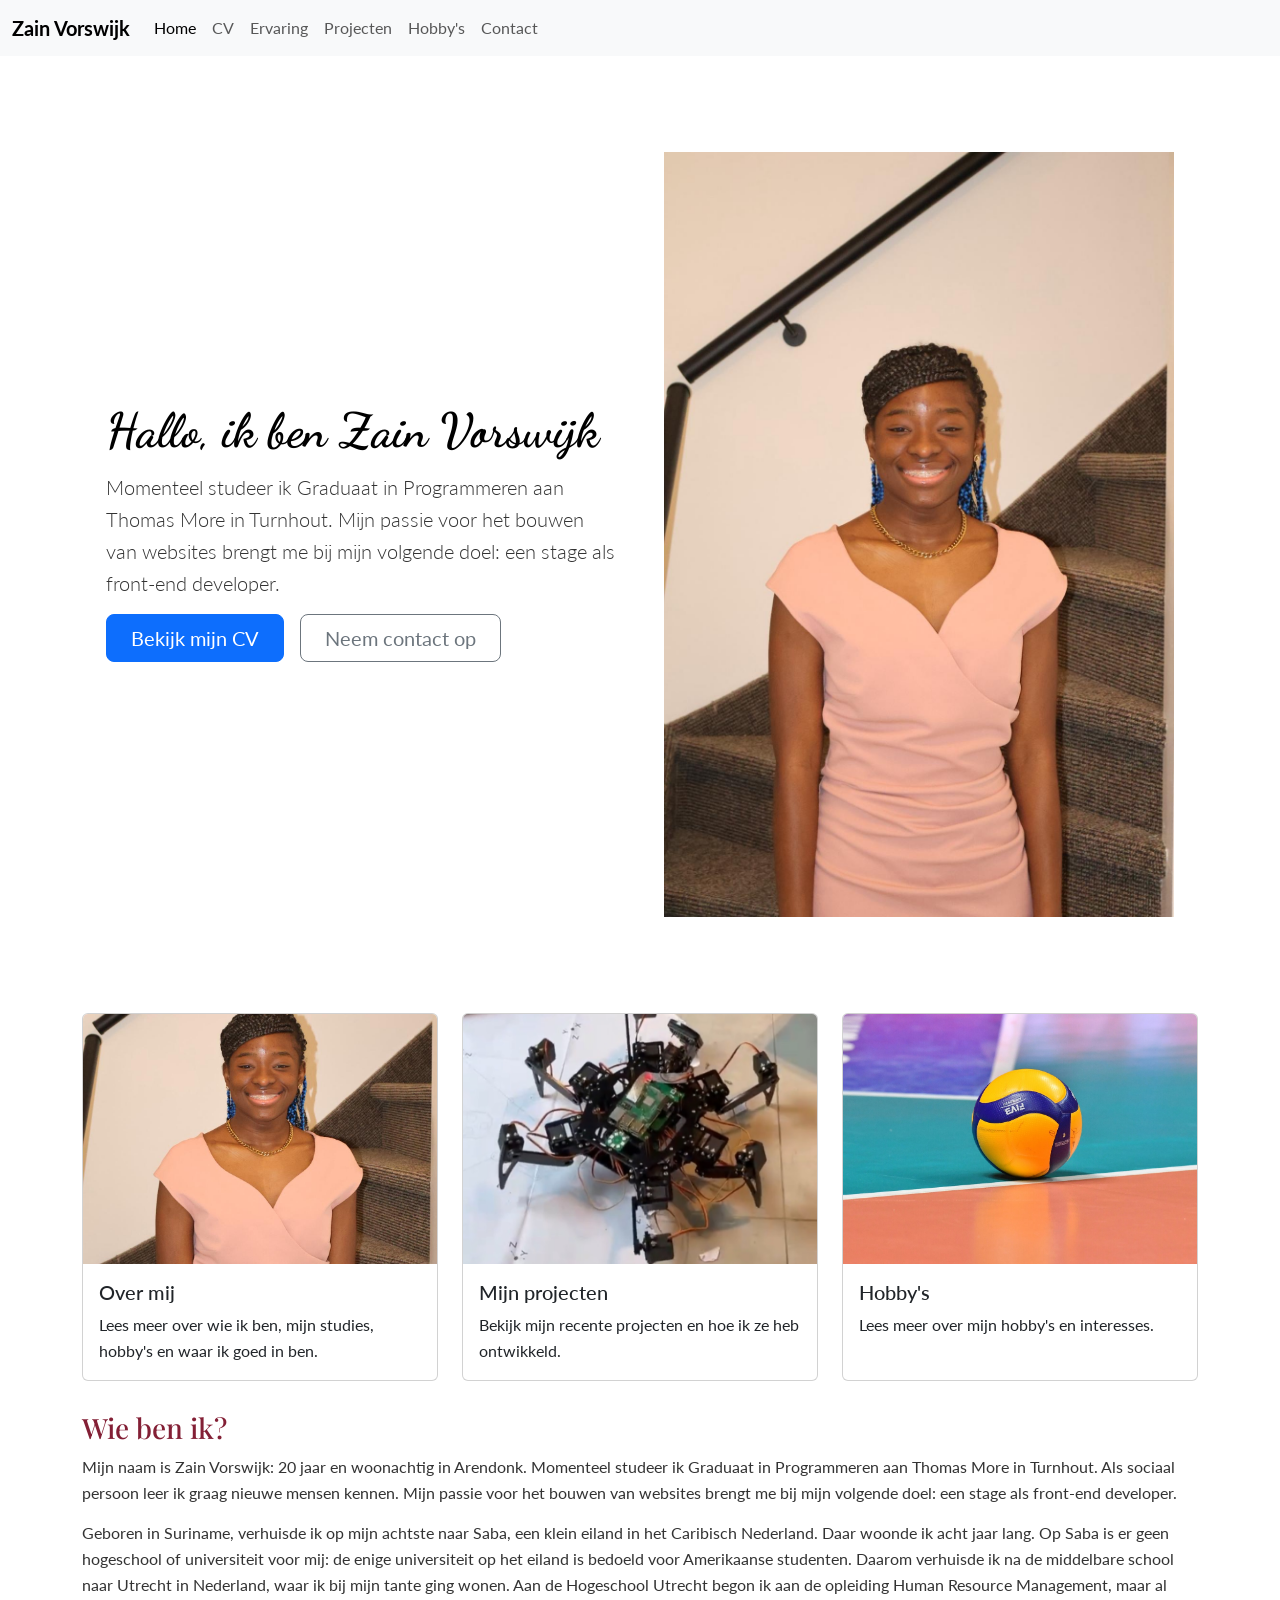
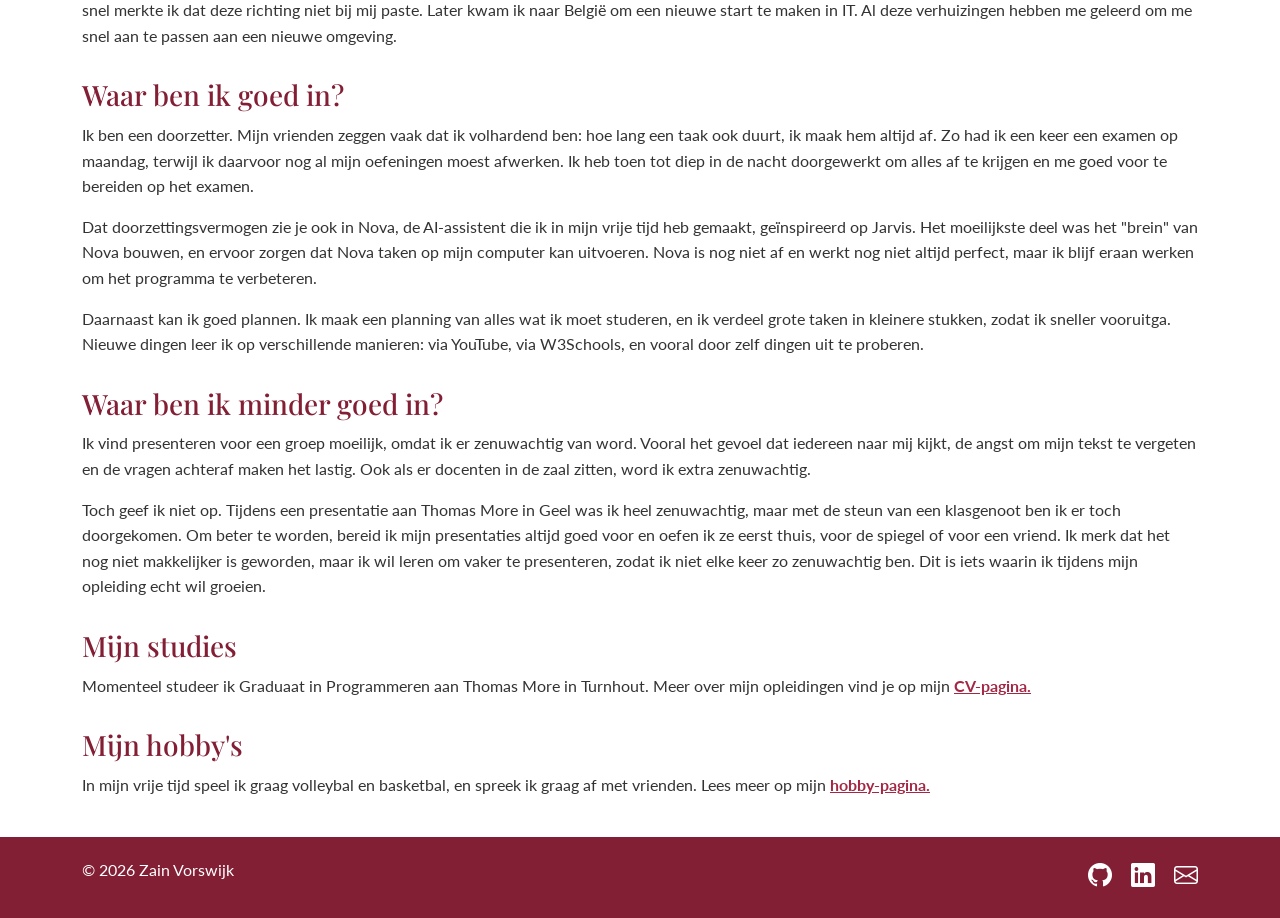
<file: index.html>
<!DOCTYPE html>
<html lang="nl">
<head>
    <meta charset="UTF-8">
    <meta name="viewport" content="width=device-width, initial-scale=1.0">
    <meta name="description" content="Portfolio van Zain Vorswijk, student Graduaat in Programmeren aan Thomas More Turnhout">
    <title>Home | Zain Vorswijk</title>
    <link rel="icon" href="images/favicon.ico" type="image/x-icon">
    <link href="https://fonts.googleapis.com/css2?family=Dancing+Script:wght@700&family=Playfair+Display:wght@700&family=Lato:wght@400;700&display=swap" rel="stylesheet">
    <link href="https://cdn.jsdelivr.net/npm/bootstrap@5.3.8/dist/css/bootstrap.min.css" rel="stylesheet" integrity="sha384-sRIl4kxILFvY47J16cr9ZwB07vP4J8+LH7qKQnuqkuIAvNWLzeN8tE5YBujZqJLB" crossorigin="anonymous">
    <link rel="stylesheet" href="https://cdn.jsdelivr.net/npm/bootstrap-icons@1.13.2/font/bootstrap-icons.min.css">
    <link rel="stylesheet" href="css/style.css">

</head>
<body>
    <nav class="navbar navbar-expand-lg bg-body-tertiary">
  <div class="container-fluid">
    <a class="navbar-brand" href="index.html">Zain Vorswijk</a>
    <button class="navbar-toggler" type="button" data-bs-toggle="collapse" data-bs-target="#navbarTogglerDemo01" aria-controls="navbarTogglerDemo01" aria-expanded="false" aria-label="Toggle navigation">
      <span class="navbar-toggler-icon"></span>
    </button>
    <div class="collapse navbar-collapse" id="navbarTogglerDemo01">
      <ul class="navbar-nav me-auto mb-2 mb-lg-0">
        <li class="nav-item">
          <a class="nav-link active" aria-current="page" href="index.html">Home</a>
        </li>
        <li class="nav-item">
          <a class="nav-link" href="cv.html">CV</a>
        </li>
        <li class="nav-item">
          <a class="nav-link" href="ervaring.html">Ervaring</a>
        </li>
        <li class="nav-item">
          <a class="nav-link" href="projecten.html">Projecten</a>
        </li>
        <li class="nav-item">
          <a class="nav-link" href="hobby.html">Hobby's</a>
        </li>
        <li class="nav-item">
          <a class="nav-link" href="contact.html">Contact</a>
        </li>
      </ul>
    </div>
  </div>
</nav>

<main class="container">
    
    <div class="container col-xxl-8 px-4 py-5">
        <div class="row flex-lg-row-reverse align-items-center g-5 py-5">
            <div class="col-10 col-sm-8 col-lg-6">
                <img src="images/profielfoto.jpg" class="d-block mx-lg-auto img-fluid" alt="Profielfoto van Zain Vorswijk" width="700" height="500" loading="lazy">
            </div>
            <div class="col-lg-6">
                <h1 class="display-5 fw-bold text-body-emphasis lh-1 mb-3">Hallo, ik ben Zain Vorswijk</h1>
                <p class="lead">Momenteel studeer ik Graduaat in Programmeren aan Thomas More in Turnhout. Mijn passie voor het bouwen van websites brengt me bij mijn volgende doel: een stage als front-end developer.</p>
                <div class="d-grid gap-2 d-md-flex justify-content-md-start">
                    <a href="cv.html" class="btn btn-primary btn-lg px-4 me-md-2">Bekijk mijn CV</a>
                    <a href="contact.html" class="btn btn-outline-secondary btn-lg px-4">Neem contact op</a>
                </div>
            </div>
        </div>
    </div>

    <div class="row g-4">
        <div class="col-md-4">
            <div class="card h-100">
                <a href="cv.html"><img src="images/profielfoto.jpg" class="card-img-top" alt="Foto van Zain Vorswijk"></a>
                <div class="card-body">
                    <h5 class="card-title">Over mij</h5>
                    <p class="card-text">Lees meer over wie ik ben, mijn studies, hobby's en waar ik goed in ben.</p>
                </div>
            </div>
        </div>
        <div class="col-md-4">
            <div class="card h-100">
                <a href="projecten.html"><img src="images/spyderparker.jpg" class="card-img-top" alt="Spyder Parker"></a>
                <div class="card-body">
                    <h5 class="card-title">Mijn projecten</h5>
                    <p class="card-text">Bekijk mijn recente projecten en hoe ik ze heb ontwikkeld.</p>
                </div>
            </div>
        </div>
        <div class="col-md-4">
            <div class="card h-100">
                <a href="hobby.html"><img src="images/volleybal.jpg" class="card-img-top" alt="Volleybal"></a>
                <div class="card-body">
                    <h5 class="card-title">Hobby's</h5>
                    <p class="card-text">Lees meer over mijn hobby's en interesses.</p>
                </div>
            </div>
        </div>
    </div>

    <h2>Wie ben ik?</h2>
    <p>Mijn naam is Zain Vorswijk: 20 jaar en woonachtig in Arendonk. Momenteel studeer ik Graduaat in Programmeren aan Thomas More in Turnhout. Als sociaal persoon leer ik graag nieuwe mensen kennen. Mijn passie voor het bouwen van websites brengt me bij mijn volgende doel: een stage als front-end developer.</p>
    <p>Geboren in Suriname, verhuisde ik op mijn achtste naar Saba, een klein eiland in het Caribisch Nederland. Daar woonde ik acht jaar lang. Op Saba is er geen hogeschool of universiteit voor mij: de enige universiteit op het eiland is bedoeld voor Amerikaanse studenten. Daarom verhuisde ik na de middelbare school naar Utrecht in Nederland, waar ik bij mijn tante ging wonen. Aan de Hogeschool Utrecht begon ik aan de opleiding Human Resource Management, maar al snel merkte ik dat deze richting niet bij mij paste. Later kwam ik naar België om een nieuwe start te maken in IT. Al deze verhuizingen hebben me geleerd om me snel aan te passen aan een nieuwe omgeving.</p>

    <h2>Waar ben ik goed in?</h2>
    <p>Ik ben een doorzetter. Mijn vrienden zeggen vaak dat ik volhardend ben: hoe lang een taak ook duurt, ik maak hem altijd af. Zo had ik een keer een examen op maandag, terwijl ik daarvoor nog al mijn oefeningen moest afwerken. Ik heb toen tot diep in de nacht doorgewerkt om alles af te krijgen en me goed voor te bereiden op het examen.</p>
    <p>Dat doorzettingsvermogen zie je ook in Nova, de AI-assistent die ik in mijn vrije tijd heb gemaakt, geïnspireerd op Jarvis. Het moeilijkste deel was het "brein" van Nova bouwen, en ervoor zorgen dat Nova taken op mijn computer kan uitvoeren. Nova is nog niet af en werkt nog niet altijd perfect, maar ik blijf eraan werken om het programma te verbeteren.</p>
    <p>Daarnaast kan ik goed plannen. Ik maak een planning van alles wat ik moet studeren, en ik verdeel grote taken in kleinere stukken, zodat ik sneller vooruitga. Nieuwe dingen leer ik op verschillende manieren: via YouTube, via W3Schools, en vooral door zelf dingen uit te proberen.</p>

    <h2>Waar ben ik minder goed in?</h2>
    <p>Ik vind presenteren voor een groep moeilijk, omdat ik er zenuwachtig van word. Vooral het gevoel dat iedereen naar mij kijkt, de angst om mijn tekst te vergeten en de vragen achteraf maken het lastig. Ook als er docenten in de zaal zitten, word ik extra zenuwachtig.</p>
    <p>Toch geef ik niet op. Tijdens een presentatie aan Thomas More in Geel was ik heel zenuwachtig, maar met de steun van een klasgenoot ben ik er toch doorgekomen. Om beter te worden, bereid ik mijn presentaties altijd goed voor en oefen ik ze eerst thuis, voor de spiegel of voor een vriend. Ik merk dat het nog niet makkelijker is geworden, maar ik wil leren om vaker te presenteren, zodat ik niet elke keer zo zenuwachtig ben. Dit is iets waarin ik tijdens mijn opleiding echt wil groeien.</p>

    <h2>Mijn studies</h2>
    <p>Momenteel studeer ik Graduaat in Programmeren aan Thomas More in Turnhout. Meer over mijn opleidingen vind je op mijn <a href="cv.html">CV-pagina.</a></p>
    
    <h2>Mijn hobby's</h2>
    <p>In mijn vrije tijd speel ik graag volleybal en basketbal, en spreek ik graag af met vrienden. Lees meer op mijn <a href="hobby.html">hobby-pagina.</a></p>
</main>

    <footer>
        <div class="container">
            <div class="row">
                <div class="col-md-6 text-center text-md-start">
                    <p>&copy; 2026 Zain Vorswijk</p>
                </div>
                <div class="col-md-6 text-center text-md-end">
                    <a href="https://github.com/Zainy2410"><i class="bi bi-github"></i></a>
                    <a href="https://www.linkedin.com/in/zain-vorswijk-43546b330/"><i class="bi bi-linkedin"></i></a>
                    <a href="mailto:zainvorswijk05@gmail.com"><i class="bi bi-envelope"></i></a>
                </div>
            </div>
        </div>
    </footer>
    <script src="https://cdn.jsdelivr.net/npm/bootstrap@5.3.8/dist/js/bootstrap.bundle.min.js" integrity="sha384-FKyoEForCGlyvwx9Hj09JcYn3nv7wiPVlz7YYwJrWVcXK/BmnVDxM+D2scQbITxI" crossorigin="anonymous"></script>
</body>
</html>
</file>
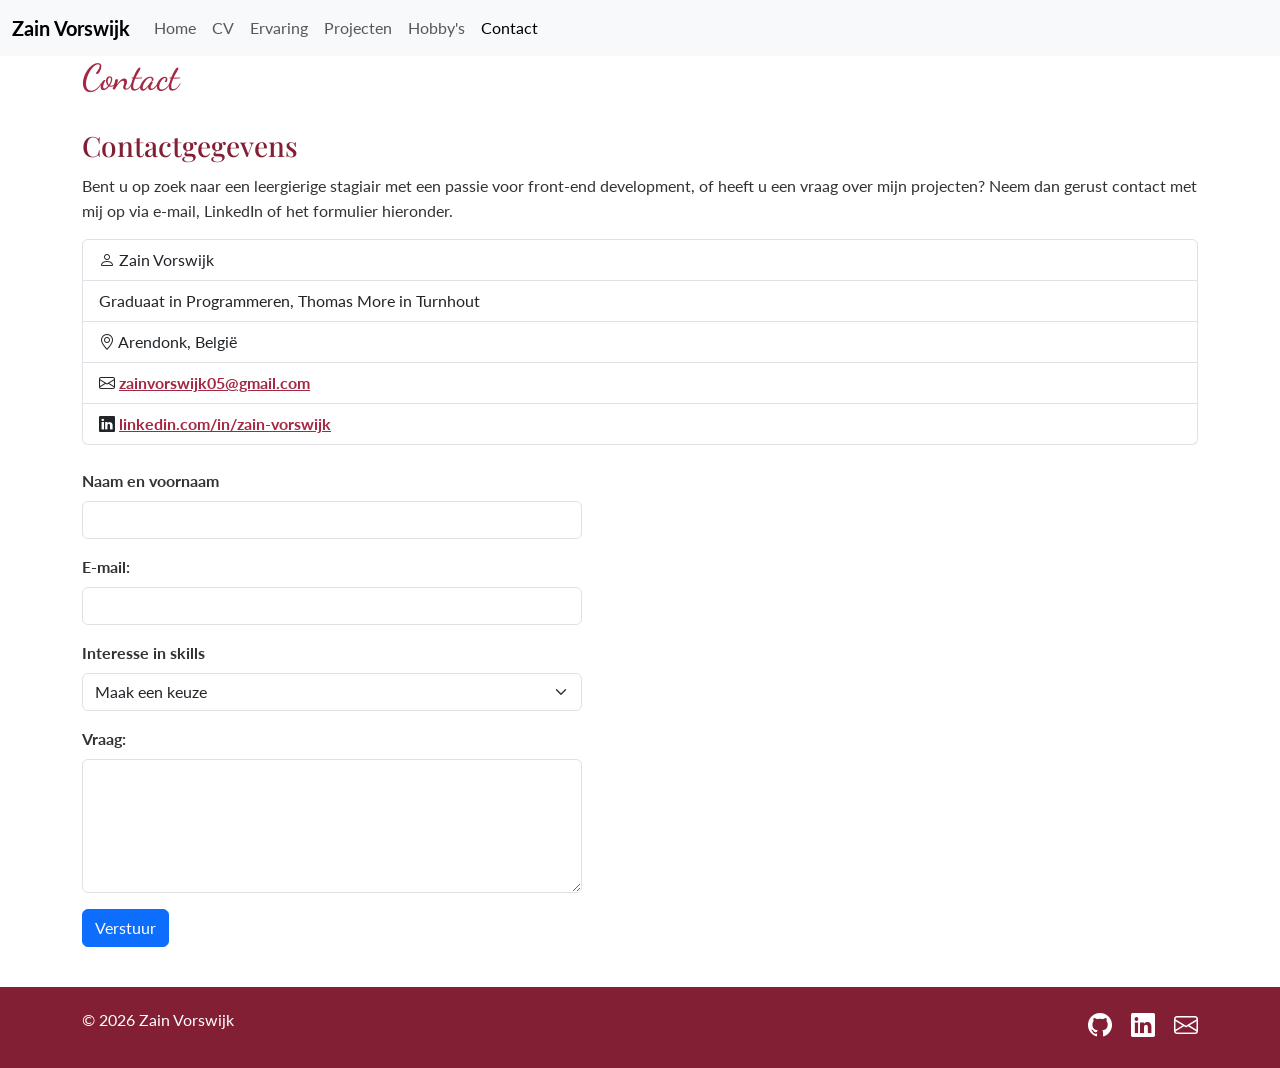
<file: contact.html>
<!DOCTYPE html>
<html lang="nl">
<head>
    <meta charset="UTF-8">
    <meta name="viewport" content="width=device-width, initial-scale=1.0">
    <meta name="description" content="Portfolio van Zain Vorswijk, student Graduaat in Programmeren aan Thomas More Turnhout">
    <title>Contact | Zain Vorswijk</title>
    <link rel="icon" href="images/favicon.ico" type="image/x-icon">
    <link href="https://fonts.googleapis.com/css2?family=Dancing+Script:wght@700&family=Playfair+Display:wght@700&family=Lato:wght@400;700&display=swap" rel="stylesheet">
    <link href="https://cdn.jsdelivr.net/npm/bootstrap@5.3.8/dist/css/bootstrap.min.css" rel="stylesheet" integrity="sha384-sRIl4kxILFvY47J16cr9ZwB07vP4J8+LH7qKQnuqkuIAvNWLzeN8tE5YBujZqJLB" crossorigin="anonymous">
    <link rel="stylesheet" href="https://cdn.jsdelivr.net/npm/bootstrap-icons@1.13.2/font/bootstrap-icons.min.css">
    <link rel="stylesheet" href="css/style.css">

</head>
<body>
    <nav class="navbar navbar-expand-lg bg-body-tertiary">
  <div class="container-fluid">
    <a class="navbar-brand" href="index.html">Zain Vorswijk</a>
    <button class="navbar-toggler" type="button" data-bs-toggle="collapse" data-bs-target="#navbarTogglerDemo01" aria-controls="navbarTogglerDemo01" aria-expanded="false" aria-label="Toggle navigation">
      <span class="navbar-toggler-icon"></span>
    </button>
    <div class="collapse navbar-collapse" id="navbarTogglerDemo01">
      <ul class="navbar-nav me-auto mb-2 mb-lg-0">
        <li class="nav-item">
          <a class="nav-link" href="index.html">Home</a>
        </li>
        <li class="nav-item">
          <a class="nav-link" href="cv.html">CV</a>
        </li>
        <li class="nav-item">
          <a class="nav-link" href="ervaring.html">Ervaring</a>
        </li>
        <li class="nav-item">
          <a class="nav-link" href="projecten.html">Projecten</a>
        </li>
        <li class="nav-item">
          <a class="nav-link" href="hobby.html">Hobby's</a>
        </li>
        <li class="nav-item">
          <a class="nav-link active" aria-current="page" href="contact.html">Contact</a>
        </li>
      </ul>
    </div>
  </div>
</nav>

<main class="container">
    <h1>Contact</h1>

    <h2>Contactgegevens</h2>
    <p>Bent u op zoek naar een leergierige stagiair met een passie voor front-end development, of heeft u een vraag over mijn projecten?  Neem dan gerust contact met mij op via e-mail, LinkedIn of het formulier hieronder.</p>

    <ul class="list-group mb-4">
      <li class="list-group-item"><i class="bi bi-person"></i> Zain Vorswijk</li>
      <li class="list-group-item"><i class="bi bi-mortar-board"></i> Graduaat in Programmeren, Thomas More in Turnhout</li>
      <li class="list-group-item"><i class="bi bi-geo-alt"></i> Arendonk, België</li>
      <li class="list-group-item"><i class="bi bi-envelope"></i> <a href="mailto:zainvorswijk05@gmail.com">zainvorswijk05@gmail.com</a></li>
      <li class="list-group-item"><i class="bi bi-linkedin"></i> <a href="https://www.linkedin.com/in/zain-vorswijk-43546b330/" target="_blank">linkedin.com/in/zain-vorswijk</a></li>
    </ul>

    <form action="https://tm-statweb.be/forms.php" method="post">
        <div class="mb-3">
        <label for="naam" class="form-label">Naam en voornaam</label>
        <input type="text" class="form-control" id="naam" name="naam" required>
        </div>
        <div class="mb-3">
        <label for="email" class="form-label">E-mail:</label>
        <input type="email" class="form-control" id="email" name="email" required>
        </div>

        <div class="mb-3">
        <label for="skill" class="form-label">Interesse in skills</label>
        <select class="form-select" id="skill" name="skill">
            <option value="">Maak een keuze</option>
            <option value="HTML">HTML</option>
            <option value="CSS">CSS</option>
            <option value="CSharp">C#</option>
            <option value="Bootstrap">Bootstrap</option>
            <option value="Git">Git</option>
            <option value="GitHub">GitHub</option>
        </select>
        </div>
        <div class="mb-3">
        <label for="vraag" class="form-label">Vraag:</label>
        <textarea class="form-control" id="vraag" name="vraag" rows="5"></textarea>
        </div>
        <button type="submit" class="btn btn-primary">Verstuur</button>
    </form>
</main>

    <footer>
        <div class="container">
            <div class="row">
                <div class="col-md-6 text-center text-md-start">
                    <p>&copy; 2026 Zain Vorswijk</p>
                </div>
                <div class="col-md-6 text-center text-md-end">
                    <a href="https://github.com/Zainy2410"><i class="bi bi-github"></i></a>
                    <a href="https://www.linkedin.com/in/zain-vorswijk-43546b330/"><i class="bi bi-linkedin"></i></a>
                    <a href="mailto:zainvorswijk05@gmail.com"><i class="bi bi-envelope"></i></a>
                </div>
            </div>
        </div>
    </footer>
    <script src="https://cdn.jsdelivr.net/npm/bootstrap@5.3.8/dist/js/bootstrap.bundle.min.js" integrity="sha384-FKyoEForCGlyvwx9Hj09JcYn3nv7wiPVlz7YYwJrWVcXK/BmnVDxM+D2scQbITxI" crossorigin="anonymous"></script>
</body>
</html>
</file>
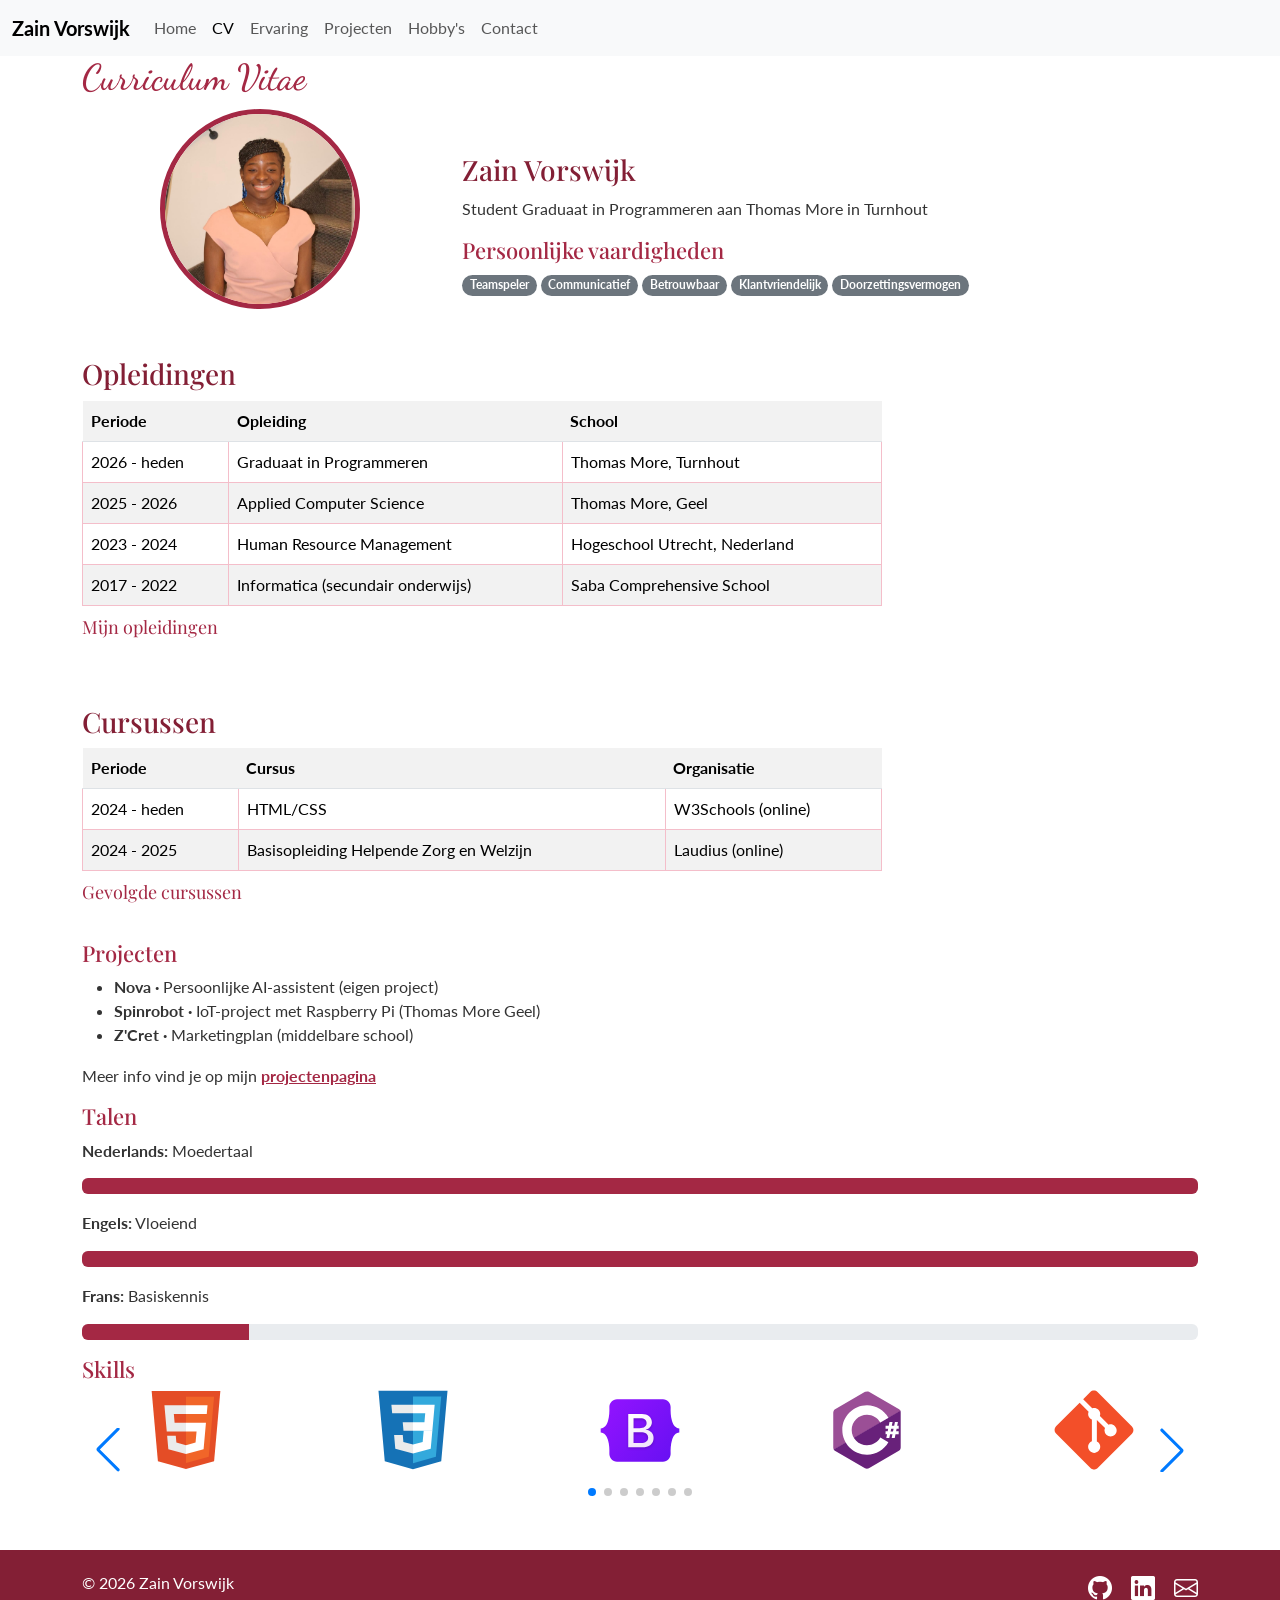
<file: cv.html>
<!DOCTYPE html>
<html lang="nl">
<head>
    <meta charset="UTF-8">
    <meta name="viewport" content="width=device-width, initial-scale=1.0">
    <meta name="description" content="Portfolio van Zain Vorswijk, student Graduaat in Programmeren aan Thomas More Turnhout">
    <title>Currículum Vitae | Zain Vorswijk</title>
    <link rel="icon" href="images/favicon.ico" type="image/x-icon">
    <link href="https://fonts.googleapis.com/css2?family=Dancing+Script:wght@700&family=Playfair+Display:wght@700&family=Lato:wght@400;700&display=swap" rel="stylesheet">
    <link href="https://cdn.jsdelivr.net/npm/bootstrap@5.3.8/dist/css/bootstrap.min.css" rel="stylesheet" integrity="sha384-sRIl4kxILFvY47J16cr9ZwB07vP4J8+LH7qKQnuqkuIAvNWLzeN8tE5YBujZqJLB" crossorigin="anonymous">
    <link rel="stylesheet" href="https://cdn.jsdelivr.net/npm/bootstrap-icons@1.13.2/font/bootstrap-icons.min.css">
    <link rel="stylesheet" href="vendor/swiper/swiper-bundle.min.css">
    <link rel="stylesheet" href="css/style.css">

</head>
<body>
<nav class="navbar navbar-expand-lg bg-body-tertiary">
  <div class="container-fluid">
    <a class="navbar-brand" href="index.html">Zain Vorswijk</a>
    <button class="navbar-toggler" type="button" data-bs-toggle="collapse" data-bs-target="#navbarTogglerDemo01" aria-controls="navbarTogglerDemo01" aria-expanded="false" aria-label="Toggle navigation">
      <span class="navbar-toggler-icon"></span>
    </button>
    <div class="collapse navbar-collapse" id="navbarTogglerDemo01">
      <ul class="navbar-nav me-auto mb-2 mb-lg-0">
        <li class="nav-item">
          <a class="nav-link" href="index.html">Home</a>
        </li>
        <li class="nav-item">
          <a class="nav-link active" aria-current="page" href="cv.html">CV</a>
        </li>
        <li class="nav-item">
          <a class="nav-link" href="ervaring.html">Ervaring</a>
        </li>
        <li class="nav-item">
          <a class="nav-link" href="projecten.html">Projecten</a>
        </li>
        <li class="nav-item">
          <a class="nav-link" href="hobby.html">Hobby's</a>
        </li>
        <li class="nav-item">
          <a class="nav-link" href="contact.html">Contact</a>
        </li>
      </ul>
    </div>
  </div>
</nav>

<main class="container">
    <h1>Curriculum Vitae</h1>

    <div class="row align-items-center mb-5">
        <div class="col-md-4 text-center">
            <img src="images/profielfoto.jpg" class="img-fluid rounded-circle" alt="Foto van Zain Vorswijk" id="profielfoto">
        </div>
        <div class="col-md-8">
            <h2>Zain Vorswijk</h2>
            <p>Student Graduaat in Programmeren aan Thomas More in Turnhout</p>

            <h3>Persoonlijke vaardigheden</h3>
            <span class="badge rounded-pill text-bg-secondary">Teamspeler</span>
            <span class="badge rounded-pill text-bg-secondary">Communicatief</span>
            <span class="badge rounded-pill text-bg-secondary">Betrouwbaar</span>
            <span class="badge rounded-pill text-bg-secondary">Klantvriendelijk</span>
            <span class="badge rounded-pill text-bg-secondary">Doorzettingsvermogen</span>
        </div>
    </div>
    
    <h2>Opleidingen</h2>
    <div class="table-responsive">
    <table class="table table-striped">
        <caption>Mijn opleidingen</caption>
        <tr>
            <th>Periode</th>
            <th>Opleiding</th>
            <th>School</th>
        </tr>
        <tr>
            <td>2026 - heden</td>
            <td>Graduaat in Programmeren</td>
            <td>Thomas More, Turnhout</td>
        </tr>
        <tr>
            <td>2025 - 2026</td>
            <td>Applied Computer Science</td>
            <td>Thomas More, Geel</td>
        </tr>
        <tr>
            <td>2023 - 2024</td>
            <td>Human Resource Management</td>
            <td>Hogeschool Utrecht, Nederland</td>
        </tr>
        <tr>
            <td>2017 - 2022</td>
            <td>Informatica (secundair onderwijs)</td>
            <td>Saba Comprehensive School</td>
        </tr>
    </table>
    </div>

    <h2>Cursussen</h2>
    <div class="table-responsive">
    <table class="table table-striped">
        <caption>Gevolgde cursussen</caption>
        <tr>
            <th>Periode</th>
            <th>Cursus</th>
            <th>Organisatie</th>
        </tr>
        <tr>
            <td>2024 - heden</td>
            <td>HTML/CSS</td>
            <td>W3Schools (online)</td>
        </tr>
        <tr>
            <td>2024 - 2025</td>
            <td>Basisopleiding Helpende Zorg en Welzijn</td>
            <td>Laudius (online)</td>
        </tr>
    </table>
    </div>

    <h3>Projecten</h3>
    <ul>
        <li><strong>Nova · </strong>Persoonlijke AI-assistent (eigen project)</li>
        <li><strong>Spinrobot · </strong>IoT-project met Raspberry Pi (Thomas More Geel)</li>
        <li><strong>Z'Cret · </strong>Marketingplan (middelbare school)</li>
    </ul>

    <p>Meer info vind je op mijn <a href="projecten.html">projectenpagina</a></p>

    <h3>Talen</h3>
    <p><strong>Nederlands:</strong> Moedertaal</p>
    <div class="progress mb-3" role="progressbar" aria-label="Nederlands" aria-valuenow="100" aria-valuemin="0" aria-valuemax="100">
        <div class="progress-bar" style="width: 100%;"></div>
    </div>
    <p><strong>Engels:</strong> Vloeiend</p>
    <div class="progress mb-3" role="progressbar" aria-label="Engels" aria-valuenow="100" aria-valuemin="0" aria-valuemax="100">
        <div class="progress-bar" style="width: 100%;"></div>
    </div>
        <p><strong>Frans:</strong> Basiskennis</p>
    <div class="progress mb-3" role="progressbar" aria-label="Frans" aria-valuenow="15" aria-valuemin="0" aria-valuemax="100">
        <div class="progress-bar" style="width: 15%;"></div>
    </div>

    <h3>Skills</h3>
    <div class="swiper">
        <div class="swiper-wrapper">
            <div class="swiper-slide"><img src="images/skills/html.svg" alt="HTML"></div>
            <div class="swiper-slide"><img src="images/skills/css.svg" alt="CSS"></div>
            <div class="swiper-slide"><img src="images/skills/bootstrap.svg" alt="Bootstrap"></div>
            <div class="swiper-slide"><img src="images/skills/csharp.svg" alt="C#"></div>
            <div class="swiper-slide"><img src="images/skills/git.svg" alt="Git"></div>
            <div class="swiper-slide"><img src="images/skills/github.svg" alt="GitHub"></div>
            <div class="swiper-slide"><img src="images/skills/vscode.svg" alt="Visual Studio Code"></div>
        </div>
        <div class="swiper-pagination"></div>
        <div class="swiper-button-next"></div>
        <div class="swiper-button-prev"></div>
    </div>

</main>

    <footer>
        <div class="container">
            <div class="row">
                <div class="col-md-6 text-center text-md-start">
                    <p>&copy; 2026 Zain Vorswijk</p>
                </div>
                <div class="col-md-6 text-center text-md-end">
                    <a href="https://github.com/Zainy2410"><i class="bi bi-github"></i></a>
                    <a href="https://www.linkedin.com/in/zain-vorswijk-43546b330/"><i class="bi bi-linkedin"></i></a>
                    <a href="mailto:zainvorswijk05@gmail.com"><i class="bi bi-envelope"></i></a>
                </div>
            </div>
        </div>
    </footer>

    <script src="vendor/swiper/swiper-bundle.min.js"></script>
    <script src="https://cdn.jsdelivr.net/npm/bootstrap@5.3.8/dist/js/bootstrap.bundle.min.js" integrity="sha384-FKyoEForCGlyvwx9Hj09JcYn3nv7wiPVlz7YYwJrWVcXK/BmnVDxM+D2scQbITxI" crossorigin="anonymous"></script>
    <script src="js/skills.js"></script>

</body>
</html>
</file>
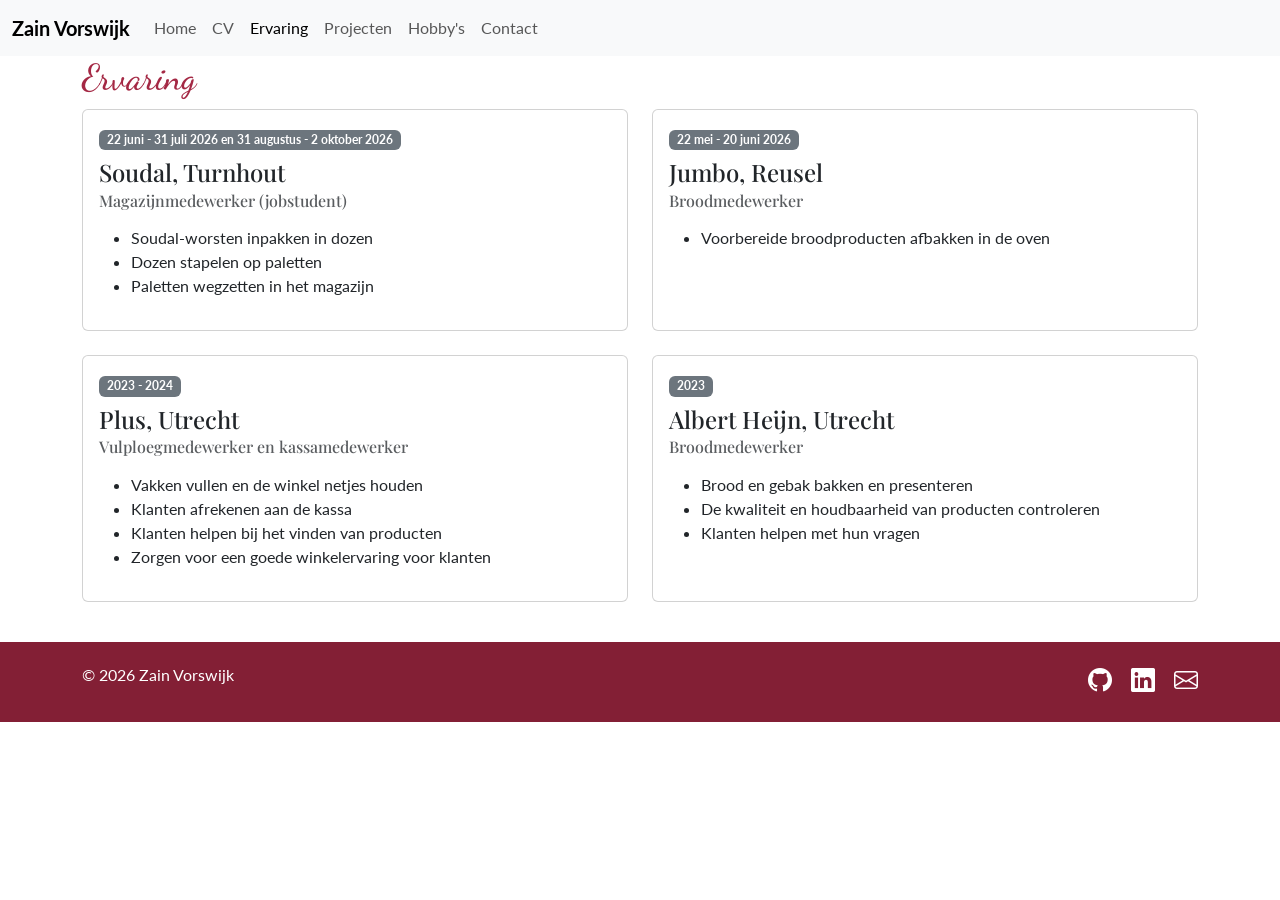
<file: ervaring.html>
<!DOCTYPE html>
<html lang="nl">
<head>
    <meta charset="UTF-8">
    <meta name="viewport" content="width=device-width, initial-scale=1.0">
    <meta name="description" content="Portfolio van Zain Vorswijk, student Graduaat in Programmeren aan Thomas More Turnhout">
    <title>Ervaring | Zain Vorswijk</title>
    <link rel="icon" href="images/favicon.ico" type="image/x-icon">
    <link href="https://fonts.googleapis.com/css2?family=Dancing+Script:wght@700&family=Playfair+Display:wght@700&family=Lato:wght@400;700&display=swap" rel="stylesheet">
    <link href="https://cdn.jsdelivr.net/npm/bootstrap@5.3.8/dist/css/bootstrap.min.css" rel="stylesheet" integrity="sha384-sRIl4kxILFvY47J16cr9ZwB07vP4J8+LH7qKQnuqkuIAvNWLzeN8tE5YBujZqJLB" crossorigin="anonymous">
    <link rel="stylesheet" href="https://cdn.jsdelivr.net/npm/bootstrap-icons@1.13.2/font/bootstrap-icons.min.css">
    <link rel="stylesheet" href="css/style.css">

</head>
<body>
    <nav class="navbar navbar-expand-lg bg-body-tertiary">
  <div class="container-fluid">
    <a class="navbar-brand" href="index.html">Zain Vorswijk</a>
    <button class="navbar-toggler" type="button" data-bs-toggle="collapse" data-bs-target="#navbarTogglerDemo01" aria-controls="navbarTogglerDemo01" aria-expanded="false" aria-label="Toggle navigation">
      <span class="navbar-toggler-icon"></span>
    </button>
    <div class="collapse navbar-collapse" id="navbarTogglerDemo01">
      <ul class="navbar-nav me-auto mb-2 mb-lg-0">
        <li class="nav-item">
          <a class="nav-link" href="index.html">Home</a>
        </li>
        <li class="nav-item">
          <a class="nav-link" href="cv.html">CV</a>
        </li>
        <li class="nav-item">
          <a class="nav-link active" aria-current="page" href="ervaring.html">Ervaring</a>
        </li>
        <li class="nav-item">
          <a class="nav-link" href="projecten.html">Projecten</a>
        </li>
        <li class="nav-item">
          <a class="nav-link" href="hobby.html">Hobby's</a>
        </li>
        <li class="nav-item">
          <a class="nav-link" href="contact.html">Contact</a>
        </li>
      </ul>
    </div>
  </div>
</nav>

<main class="container">
    <h1>Ervaring</h1>
<div class="row g-4">
<div class="col-md-6">
  <div class="card h-100">
    <div class="card-body">
      <span class="badge text-bg-secondary mb-2">22 juni - 31 juli 2026 en 31 augustus - 2 oktober 2026</span>
      <h2 class="card-title h4">Soudal, Turnhout</h2>
      <h3 class="card-subtitle h6 text-muted mb-3">Magazijnmedewerker (jobstudent)</h3>
      <ul>
        <li>Soudal-worsten inpakken in dozen</li>
        <li>Dozen stapelen op paletten</li>
        <li>Paletten wegzetten in het magazijn</li>
      </ul>
    </div>
  </div>
</div>

<div class="col-md-6">
  <div class="card h-100">
    <div class="card-body">
      <span class="badge text-bg-secondary mb-2">22 mei - 20 juni 2026</span>
      <h2 class="card-title h4">Jumbo, Reusel</h2>
      <h3 class="card-subtitle h6 text-muted mb-3">Broodmedewerker</h3>
      <ul>
        <li>Voorbereide broodproducten afbakken in de oven</li>
      </ul>
    </div>
  </div>
</div>

<div class="col-md-6">
  <div class="card h-100">
    <div class="card-body">
      <span class="badge text-bg-secondary mb-2">2023 - 2024</span>
      <h2 class="card-title h4">Plus, Utrecht</h2>
      <h3 class="card-subtitle h6 text-muted mb-3">Vulploegmedewerker en kassamedewerker</h3>
      <ul>
        <li>Vakken vullen en de winkel netjes houden</li>
        <li>Klanten afrekenen aan de kassa</li>
        <li>Klanten helpen bij het vinden van producten</li>
        <li>Zorgen voor een goede winkelervaring voor klanten</li>
      </ul>
    </div>
  </div>
</div>

<div class="col-md-6">
  <div class="card h-100">
    <div class="card-body">
      <span class="badge text-bg-secondary mb-2">2023</span>
      <h2 class="card-title h4">Albert Heijn, Utrecht</h2>
      <h3 class="card-subtitle h6 text-muted mb-3">Broodmedewerker</h3>
      <ul>
        <li>Brood en gebak bakken en presenteren</li>
        <li>De kwaliteit en houdbaarheid van producten controleren</li>
        <li>Klanten helpen met hun vragen</li>
      </ul>
    </div>
  </div>
</div>
</div>

</main>

    <footer>
        <div class="container">
            <div class="row">
                <div class="col-md-6 text-center text-md-start">
                    <p>&copy; 2026 Zain Vorswijk</p>
                </div>
                <div class="col-md-6 text-center text-md-end">
                    <a href="https://github.com/Zainy2410"><i class="bi bi-github"></i></a>
                    <a href="https://www.linkedin.com/in/zain-vorswijk-43546b330/"><i class="bi bi-linkedin"></i></a>
                    <a href="mailto:zainvorswijk05@gmail.com"><i class="bi bi-envelope"></i></a>
                </div>
            </div>
        </div>
    </footer>
    <script src="https://cdn.jsdelivr.net/npm/bootstrap@5.3.8/dist/js/bootstrap.bundle.min.js" integrity="sha384-FKyoEForCGlyvwx9Hj09JcYn3nv7wiPVlz7YYwJrWVcXK/BmnVDxM+D2scQbITxI" crossorigin="anonymous"></script>
</body>
</html>
</file>
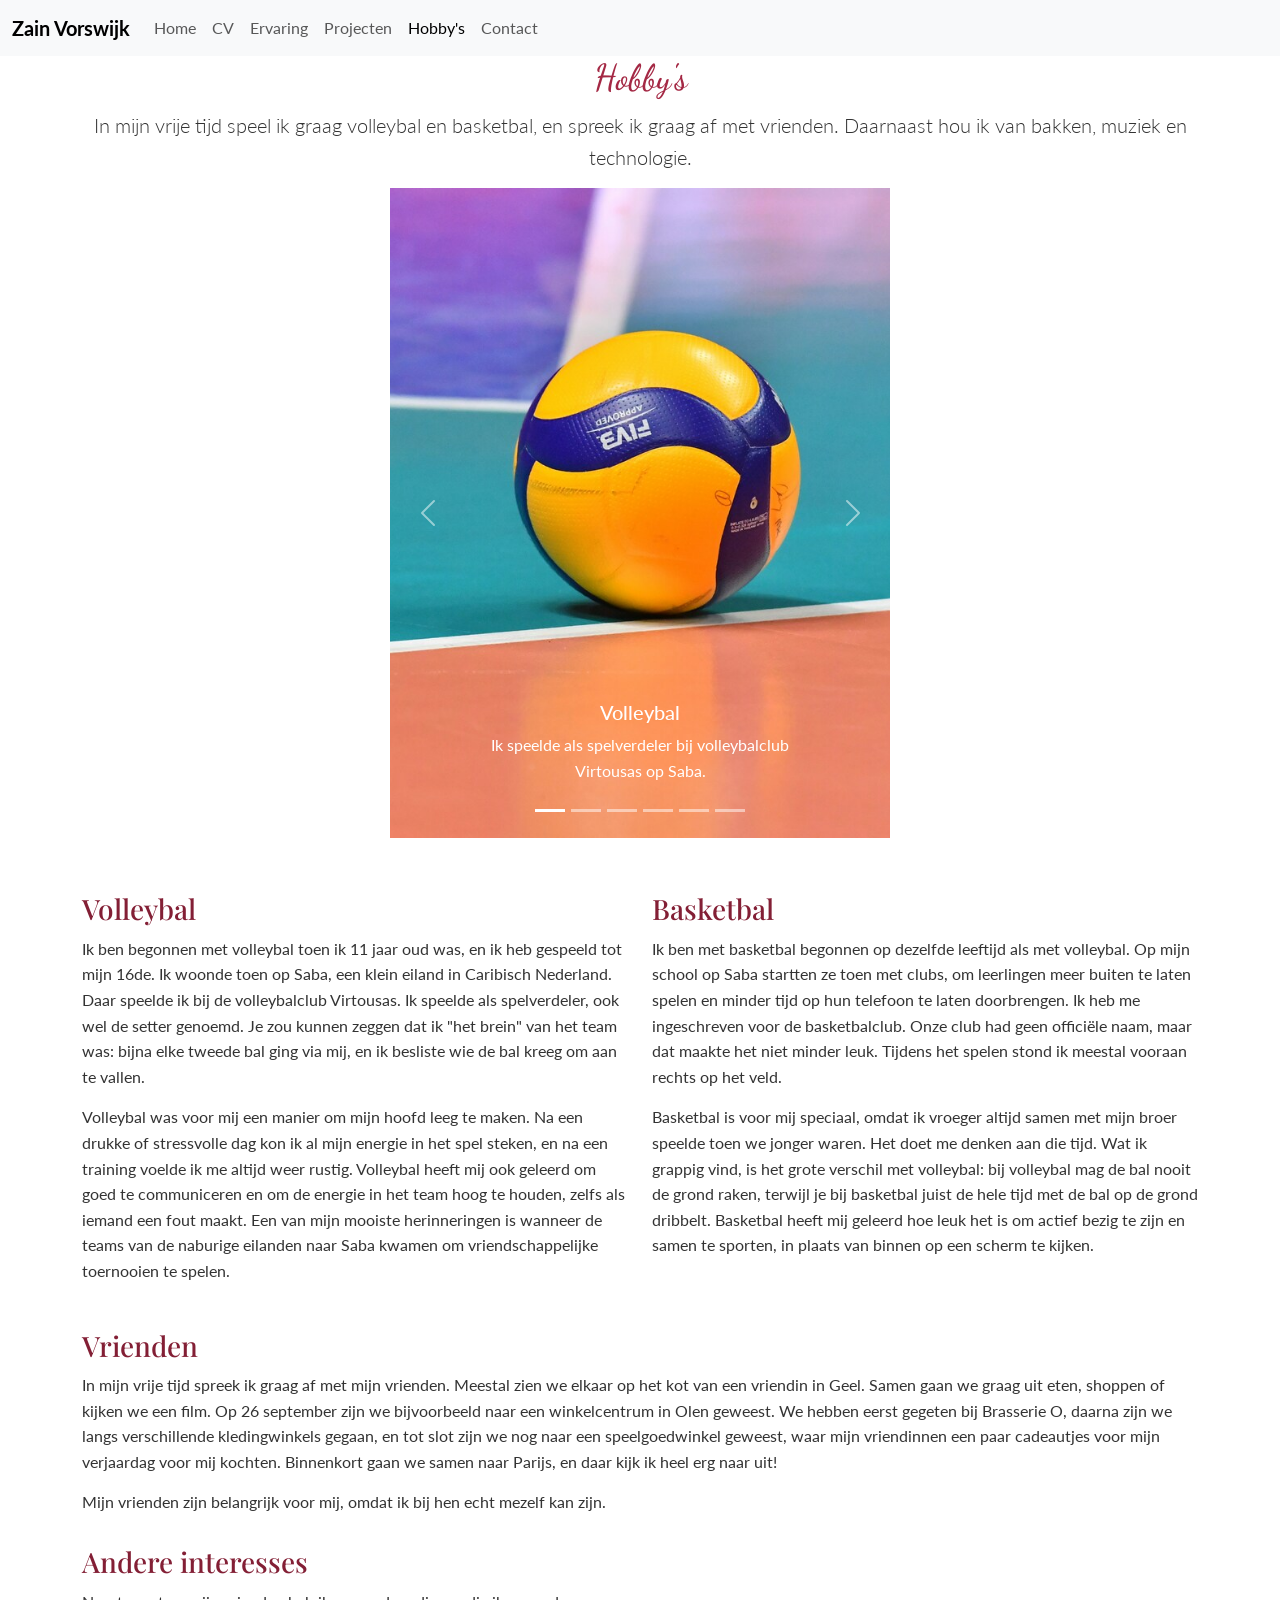
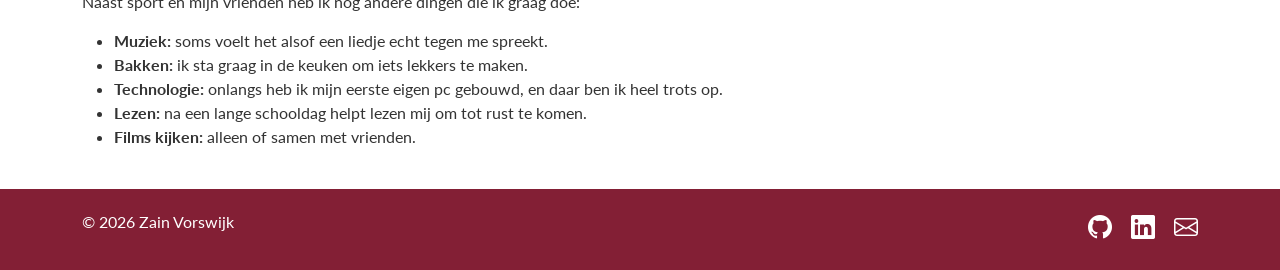
<file: hobby.html>
<!DOCTYPE html>
<html lang="nl">
<head>
    <meta charset="UTF-8">
    <meta name="viewport" content="width=device-width, initial-scale=1.0">
    <meta name="description" content="Portfolio van Zain Vorswijk, student Graduaat in Programmeren aan Thomas More Turnhout">
    <title>Hobby's | Zain Vorswijk</title>
    <link rel="icon" href="images/favicon.ico" type="image/x-icon">
    <link href="https://fonts.googleapis.com/css2?family=Dancing+Script:wght@700&family=Playfair+Display:wght@700&family=Lato:wght@400;700&display=swap" rel="stylesheet">
    <link href="https://cdn.jsdelivr.net/npm/bootstrap@5.3.8/dist/css/bootstrap.min.css" rel="stylesheet" integrity="sha384-sRIl4kxILFvY47J16cr9ZwB07vP4J8+LH7qKQnuqkuIAvNWLzeN8tE5YBujZqJLB" crossorigin="anonymous">
    <link rel="stylesheet" href="https://cdn.jsdelivr.net/npm/bootstrap-icons@1.13.2/font/bootstrap-icons.min.css">
    <link rel="stylesheet" href="css/style.css">

</head>
<body>
    <nav class="navbar navbar-expand-lg bg-body-tertiary">
  <div class="container-fluid">
    <a class="navbar-brand" href="index.html">Zain Vorswijk</a>
    <button class="navbar-toggler" type="button" data-bs-toggle="collapse" data-bs-target="#navbarTogglerDemo01" aria-controls="navbarTogglerDemo01" aria-expanded="false" aria-label="Toggle navigation">
      <span class="navbar-toggler-icon"></span>
    </button>
    <div class="collapse navbar-collapse" id="navbarTogglerDemo01">
      <ul class="navbar-nav me-auto mb-2 mb-lg-0">
        <li class="nav-item">
          <a class="nav-link" href="index.html">Home</a>
        </li>
        <li class="nav-item">
          <a class="nav-link" href="cv.html">CV</a>
        </li>
        <li class="nav-item">
          <a class="nav-link" href="ervaring.html">Ervaring</a>
        </li>
        <li class="nav-item">
          <a class="nav-link" href="projecten.html">Projecten</a>
        </li>
        <li class="nav-item">
          <a class="nav-link active" aria-current="page" href="hobby.html">Hobby's</a>
        </li>
        <li class="nav-item">
          <a class="nav-link" href="contact.html">Contact</a>
        </li>
      </ul>
    </div>
  </div>
</nav>

<main class="container">
    <h1 class="text-center">Hobby's</h1>
    <p class="lead text-center">In mijn vrije tijd speel ik graag volleybal en basketbal, en spreek ik graag af met vrienden. Daarnaast hou ik van bakken, muziek en technologie.</p>

    <div id="carouselExampleCaptions" class="carousel slide">
  <div class="carousel-indicators">
    <button type="button" data-bs-target="#carouselExampleCaptions" data-bs-slide-to="0" class="active" aria-current="true" aria-label="Slide 1"></button>
    <button type="button" data-bs-target="#carouselExampleCaptions" data-bs-slide-to="1" aria-label="Slide 2"></button>
    <button type="button" data-bs-target="#carouselExampleCaptions" data-bs-slide-to="2" aria-label="Slide 3"></button>
    <button type="button" data-bs-target="#carouselExampleCaptions" data-bs-slide-to="3" aria-label="Slide 4"></button>
    <button type="button" data-bs-target="#carouselExampleCaptions" data-bs-slide-to="4" aria-label="Slide 5"></button>
    <button type="button" data-bs-target="#carouselExampleCaptions" data-bs-slide-to="5" aria-label="Slide 6"></button>
  </div>
  <div class="carousel-inner">
    <div class="carousel-item active">
      <img src="images/volleybal.jpg" class="d-block w-100" alt="Volleybal">
      <div class="carousel-caption">
        <h5>Volleybal</h5>
        <p>Ik speelde als spelverdeler bij volleybalclub Virtousas op Saba.</p>
      </div>
    </div>
    <div class="carousel-item">
      <img src="images/basketbal.jpg" class="d-block w-100" alt="Basketbal" style="object-position: 20% center;">
      <div class="carousel-caption">
        <h5>Basketbal</h5>
        <p>Vroeger speelde ik altijd samen met mijn broer.</p>
      </div>
    </div>
    <div class="carousel-item">
      <img src="images/vrienden.jpg" class="d-block w-100" alt="Vrienden">
      <div class="carousel-caption">
        <h5>Vrienden</h5>
        <p>Ik hou van tijd doorbrengen met vrienden en gezellige momenten creëren.</p>
      </div>
    </div>
    <div class="carousel-item">
      <img src="images/bakken.jpg" class="d-block w-100" alt="Bakken">
      <div class="carousel-caption">
        <h5>Bakken</h5>
        <p>Ik hou van het bakken van lekkere koekjes en taarten.</p>
      </div>
    </div>
    <div class="carousel-item">
      <img src="images/pc.jpg" class="d-block w-100" alt="PC">
      <div class="carousel-caption">
        <h5>PC</h5>
        <p>Onlangs heb ik mijn eerste pc gebouwd.</p>
      </div>
    </div>
    <div class="carousel-item">
      <img src="images/muziek.jpg" class="d-block w-100" alt="Muziek">
      <div class="carousel-caption">
        <h5>Muziek</h5>
        <p>Ik luister graag naar muziek, soms voelt een liedje alsof het tegen me spreekt.</p>
      </div>
    </div>
  </div>
  <button class="carousel-control-prev" type="button" data-bs-target="#carouselExampleCaptions" data-bs-slide="prev">
    <span class="carousel-control-prev-icon" aria-hidden="true"></span>
    <span class="visually-hidden">Previous</span>
  </button>
  <button class="carousel-control-next" type="button" data-bs-target="#carouselExampleCaptions" data-bs-slide="next">
    <span class="carousel-control-next-icon" aria-hidden="true"></span>
    <span class="visually-hidden">Next</span>
  </button>
</div>

<div class="row mt-4">
  <div class="col-md-6">

    <h2>Volleybal</h2>
    <p>Ik ben begonnen met volleybal toen ik 11 jaar oud was, en ik heb gespeeld tot mijn 16de. Ik woonde toen op Saba, een klein eiland in Caribisch Nederland. Daar speelde ik bij de volleybalclub Virtousas. Ik speelde als spelverdeler, ook wel de setter genoemd. Je zou kunnen zeggen dat ik "het brein" van het team was: bijna elke tweede bal ging via mij, en ik besliste wie de bal kreeg om aan te vallen.</p>
    <p>Volleybal was voor mij een manier om mijn hoofd leeg te maken. Na een drukke of stressvolle dag kon ik al mijn energie in het spel steken, en na een training voelde ik me altijd weer rustig. Volleybal heeft mij ook geleerd om goed te communiceren en om de energie in het team hoog te houden, zelfs als iemand een fout maakt. Een van mijn mooiste herinneringen is wanneer de teams van de naburige eilanden naar Saba kwamen om vriendschappelijke toernooien te spelen.</p>
  </div>
  <div class="col-md-6">
    <h2>Basketbal</h2>
    <p>Ik ben met basketbal begonnen op dezelfde leeftijd als met volleybal. Op mijn school op Saba startten ze toen met clubs, om leerlingen meer buiten te laten spelen en minder tijd op hun telefoon te laten doorbrengen. Ik heb me ingeschreven voor de basketbalclub. Onze club had geen officiële naam, maar dat maakte het niet minder leuk. Tijdens het spelen stond ik meestal vooraan rechts op het veld.</p>
    <p>Basketbal is voor mij speciaal, omdat ik vroeger altijd samen met mijn broer speelde toen we jonger waren. Het doet me denken aan die tijd. Wat ik grappig vind, is het grote verschil met volleybal: bij volleybal mag de bal nooit de grond raken, terwijl je bij basketbal juist de hele tijd met de bal op de grond dribbelt. Basketbal heeft mij geleerd hoe leuk het is om actief bezig te zijn en samen te sporten, in plaats van binnen op een scherm te kijken.</p>
    </div>
</div>    
    <h2>Vrienden</h2>
    <p>In mijn vrije tijd spreek ik graag af met mijn vrienden. Meestal zien we elkaar op het kot van een vriendin in Geel. Samen gaan we graag uit eten, shoppen of kijken we een film. Op 26 september zijn we bijvoorbeeld naar een winkelcentrum in Olen geweest. We hebben eerst gegeten bij Brasserie O, daarna zijn we langs verschillende kledingwinkels gegaan, en tot slot zijn we nog naar een speelgoedwinkel geweest, waar mijn vriendinnen een paar cadeautjes voor mijn verjaardag voor mij kochten. Binnenkort gaan we samen naar Parijs, en daar kijk ik heel erg naar uit!</p>
    <p>Mijn vrienden zijn belangrijk voor mij, omdat ik bij hen echt mezelf kan zijn.</p>
    
    <h2>Andere interesses</h2>
    <p>Naast sport en mijn vrienden heb ik nog andere dingen die ik graag doe:</p>
    <ul>
        <li><strong>Muziek:</strong> soms voelt het alsof een liedje echt tegen me spreekt.</li>
        <li><strong>Bakken:</strong> ik sta graag in de keuken om iets lekkers te maken.</li>
        <li><strong>Technologie:</strong> onlangs heb ik mijn eerste eigen pc gebouwd, en daar ben ik heel trots op.</li>
        <li><strong>Lezen:</strong> na een lange schooldag helpt lezen mij om tot rust te komen.</li>
        <li><strong>Films kijken:</strong> alleen of samen met vrienden.</li>
    </ul>
</main>

    <footer>
        <div class="container">
            <div class="row">
                <div class="col-md-6 text-center text-md-start">
                    <p>&copy; 2026 Zain Vorswijk</p>
                </div>
                <div class="col-md-6 text-center text-md-end">
                    <a href="https://github.com/Zainy2410"><i class="bi bi-github"></i></a>
                    <a href="https://www.linkedin.com/in/zain-vorswijk-43546b330/"><i class="bi bi-linkedin"></i></a>
                    <a href="mailto:zainvorswijk05@gmail.com"><i class="bi bi-envelope"></i></a>
                </div>
            </div>
        </div>
    </footer>
    <script src="https://cdn.jsdelivr.net/npm/bootstrap@5.3.8/dist/js/bootstrap.bundle.min.js" integrity="sha384-FKyoEForCGlyvwx9Hj09JcYn3nv7wiPVlz7YYwJrWVcXK/BmnVDxM+D2scQbITxI" crossorigin="anonymous"></script>
</body>
</html>
</file>
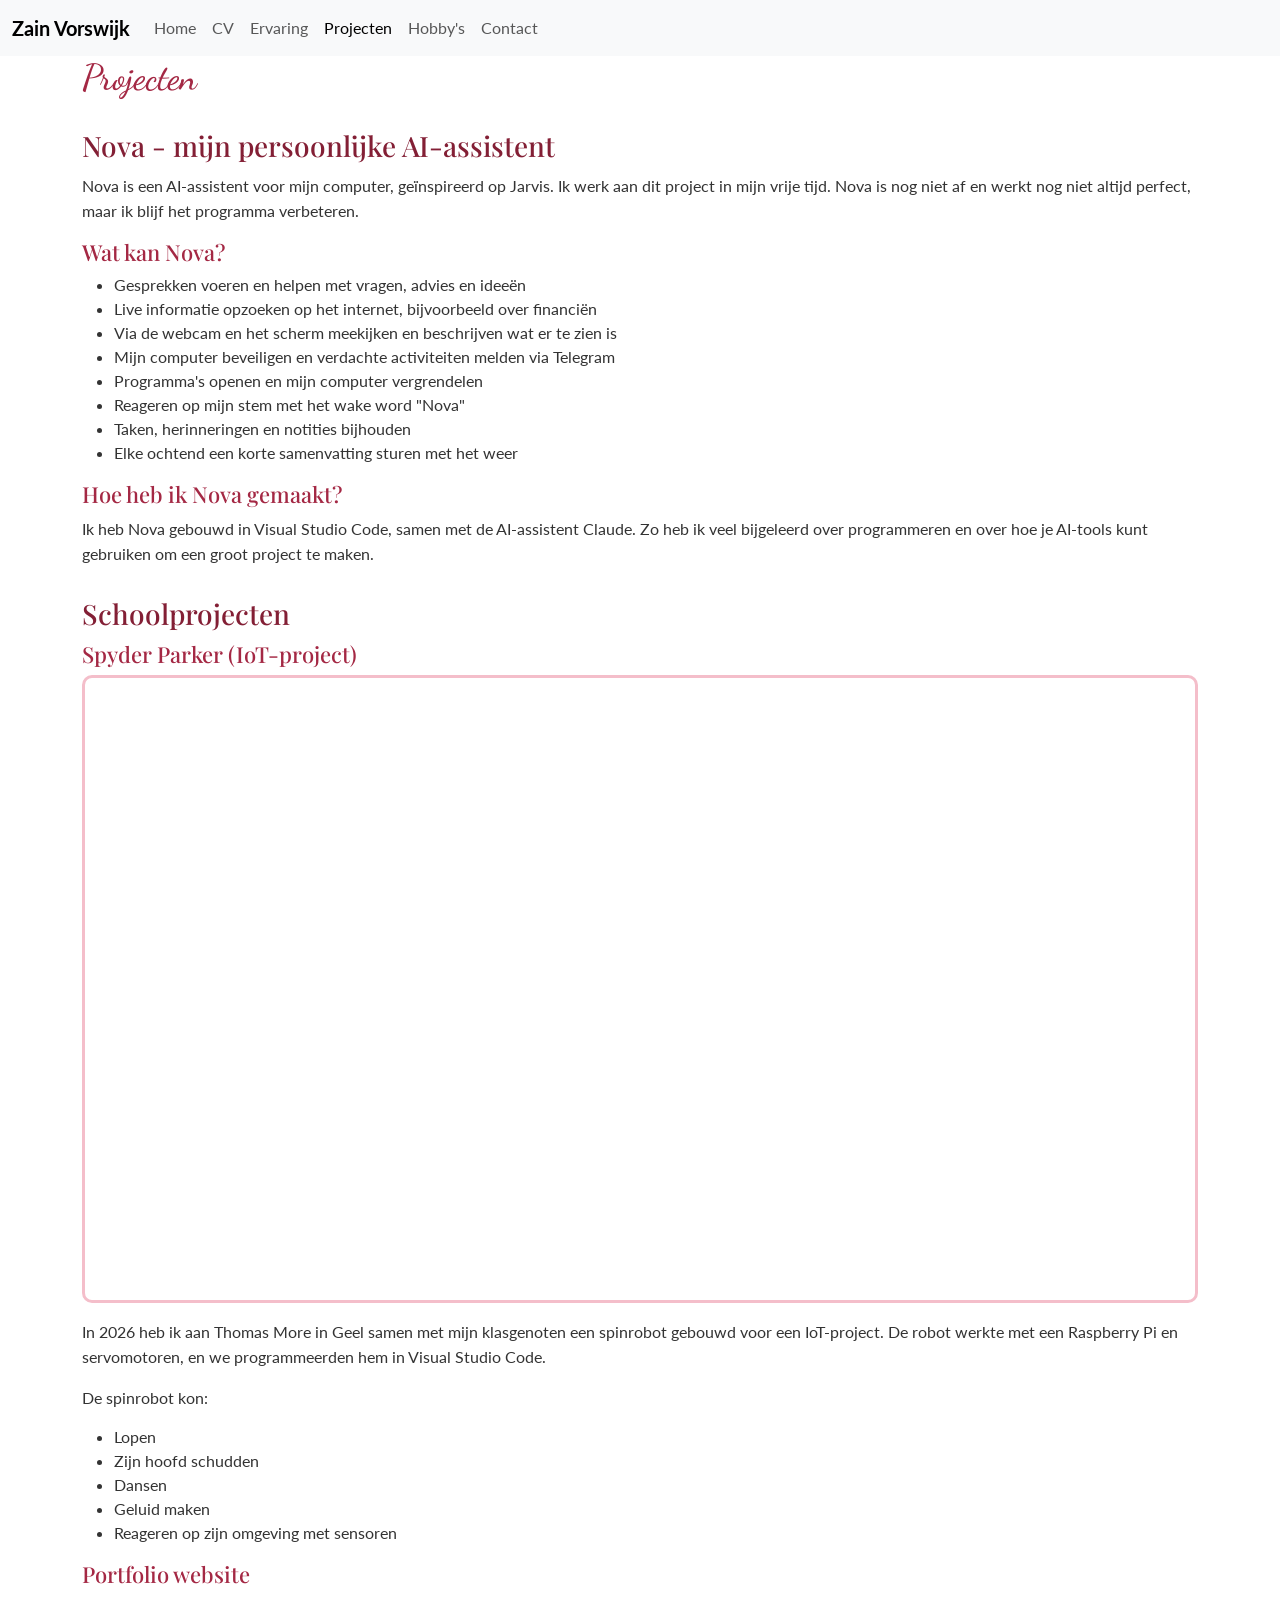
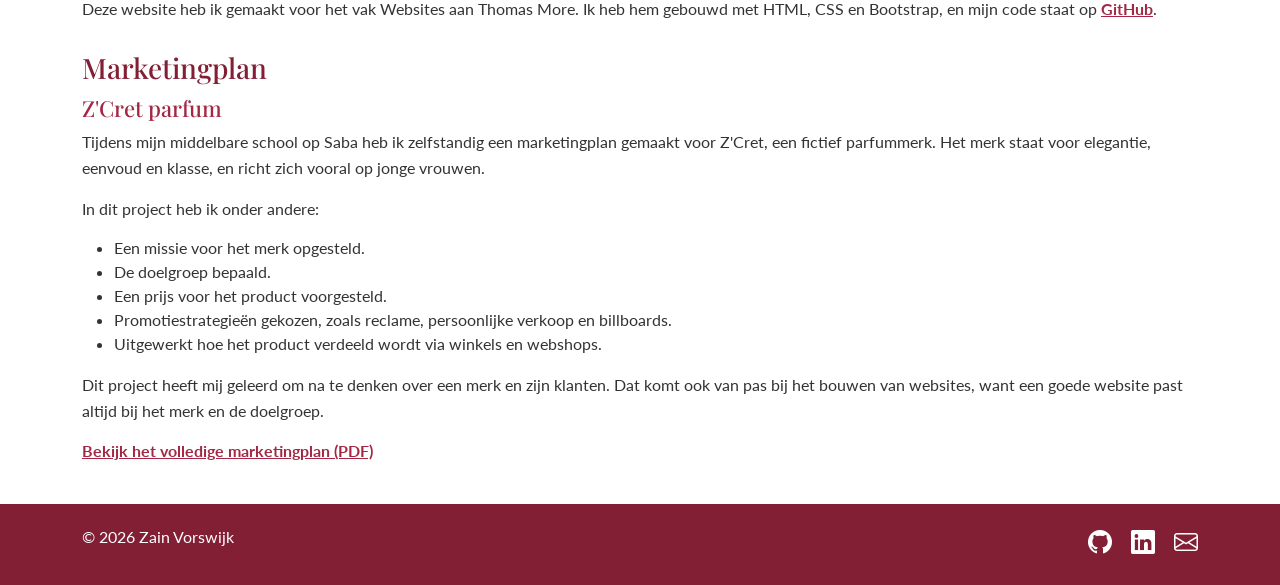
<file: projecten.html>
<!DOCTYPE html>
<html lang="nl">
<head>
    <meta charset="UTF-8">
    <meta name="viewport" content="width=device-width, initial-scale=1.0">
    <meta name="description" content="Portfolio van Zain Vorswijk, student Graduaat in Programmeren aan Thomas More Turnhout">
    <title>Projecten | Zain Vorswijk</title>
    <link rel="icon" href="images/favicon.ico" type="image/x-icon">
    <link href="https://fonts.googleapis.com/css2?family=Dancing+Script:wght@700&family=Playfair+Display:wght@700&family=Lato:wght@400;700&display=swap" rel="stylesheet">
    <link href="https://cdn.jsdelivr.net/npm/bootstrap@5.3.8/dist/css/bootstrap.min.css" rel="stylesheet" integrity="sha384-sRIl4kxILFvY47J16cr9ZwB07vP4J8+LH7qKQnuqkuIAvNWLzeN8tE5YBujZqJLB" crossorigin="anonymous">
    <link rel="stylesheet" href="https://cdn.jsdelivr.net/npm/bootstrap-icons@1.13.2/font/bootstrap-icons.min.css">
    <link rel="stylesheet" href="css/style.css">

</head>
<body>
    <nav class="navbar navbar-expand-lg bg-body-tertiary">
  <div class="container-fluid">
    <a class="navbar-brand" href="index.html">Zain Vorswijk</a>
    <button class="navbar-toggler" type="button" data-bs-toggle="collapse" data-bs-target="#navbarTogglerDemo01" aria-controls="navbarTogglerDemo01" aria-expanded="false" aria-label="Toggle navigation">
      <span class="navbar-toggler-icon"></span>
    </button>
    <div class="collapse navbar-collapse" id="navbarTogglerDemo01">
      <ul class="navbar-nav me-auto mb-2 mb-lg-0">
        <li class="nav-item">
          <a class="nav-link" href="index.html">Home</a>
        </li>
        <li class="nav-item">
          <a class="nav-link" href="cv.html">CV</a>
        </li>
        <li class="nav-item">
          <a class="nav-link" href="ervaring.html">Ervaring</a>
        </li>
        <li class="nav-item">
          <a class="nav-link active" aria-current="page" href="projecten.html">Projecten</a>
        </li>
        <li class="nav-item">
          <a class="nav-link" href="hobby.html">Hobby's</a>
        </li>
        <li class="nav-item">
          <a class="nav-link" href="contact.html">Contact</a>
        </li>
      </ul>
    </div>
  </div>
</nav>

<main class="container">
    <h1>Projecten</h1>

    <h2>Nova - mijn persoonlijke AI-assistent</h2>
    <p>Nova is een AI-assistent voor mijn computer, geïnspireerd op Jarvis. Ik werk aan dit project in mijn vrije tijd. Nova is nog niet af en werkt nog niet altijd perfect, maar ik blijf het programma verbeteren.</p>

    <h3>Wat kan Nova?</h3>
    <ul>
        <li>Gesprekken voeren en helpen met vragen, advies en ideeën</li>
        <li>Live informatie opzoeken op het internet, bijvoorbeeld over financiën</li>
        <li>Via de webcam en het scherm meekijken en beschrijven wat er te zien is</li>
        <li>Mijn computer beveiligen en verdachte activiteiten melden via Telegram</li>
        <li>Programma's openen en mijn computer vergrendelen</li>
        <li>Reageren op mijn stem met het wake word "Nova"</li>
        <li>Taken, herinneringen en notities bijhouden</li>
        <li>Elke ochtend een korte samenvatting sturen met het weer</li>
    </ul>

    <h3>Hoe heb ik Nova gemaakt?</h3>
    <p>Ik heb Nova gebouwd in Visual Studio Code, samen met de AI-assistent Claude. Zo heb ik veel bijgeleerd over programmeren en over hoe je AI-tools kunt gebruiken om een groot project te maken.</p>

    <h2>Schoolprojecten</h2>

    <h3>Spyder Parker (IoT-project)</h3>
    <div class="ratio ratio-16x9 mb-3">
    <iframe src="https://www.youtube.com/embed/gId1Vf769B4?si=R59Qn0sV2gvqQTE6&amp;start=2" title="SpyderParker in actie" referrerpolicy="strict-origin-when-cross-origin" allowfullscreen></iframe>
    </div>
    <p>In 2026 heb ik aan Thomas More in Geel samen met mijn klasgenoten een spinrobot gebouwd voor een IoT-project. De robot werkte met een Raspberry Pi en servomotoren, en we programmeerden hem in Visual Studio Code.</p>
    <p>De spinrobot kon:</p>
    <ul>
        <li>Lopen</li>
        <li>Zijn hoofd schudden</li>
        <li>Dansen</li>
        <li>Geluid maken</li>
        <li>Reageren op zijn omgeving met sensoren</li>
    </ul>

    <h3>Portfolio website</h3>
    <p>Deze website heb ik gemaakt voor het vak Websites aan Thomas More. Ik heb hem gebouwd met HTML, CSS en Bootstrap, en  mijn code staat op <a href="https://github.com/Zainy2410/Portfolio" target="_blank">GitHub</a>.</p>

    <h2>Marketingplan</h2>

    <h3>Z'Cret parfum</h3>
    <p>Tijdens mijn middelbare school op Saba heb ik zelfstandig een marketingplan gemaakt voor Z'Cret, een fictief parfummerk. Het merk staat voor elegantie, eenvoud en klasse, en richt zich vooral op jonge vrouwen.</p>
    <p>In dit project heb ik onder andere:</p>
    <ul>
        <li>Een missie voor het merk opgesteld.</li>
        <li>De doelgroep bepaald.</li>
        <li>Een prijs voor het product voorgesteld.</li>
        <li>Promotiestrategieën gekozen, zoals reclame, persoonlijke verkoop en billboards.</li>
        <li>Uitgewerkt hoe het product verdeeld wordt via winkels en webshops.</li>
    </ul>
    <p>Dit project heeft mij geleerd om na te denken over een merk en zijn klanten. Dat komt ook van pas bij het bouwen van websites, want een goede website past altijd bij het merk en de doelgroep.</p>
    <p><a href="documents/zcret-marketingplan.pdf" target="_blank">Bekijk het volledige marketingplan (PDF)</a></p>
</main>
    
    <footer>
        <div class="container">
            <div class="row">
                <div class="col-md-6 text-center text-md-start">
                    <p>&copy; 2026 Zain Vorswijk</p>
                </div>
                <div class="col-md-6 text-center text-md-end">
                    <a href="https://github.com/Zainy2410"><i class="bi bi-github"></i></a>
                    <a href="https://www.linkedin.com/in/zain-vorswijk-43546b330/"><i class="bi bi-linkedin"></i></a>
                    <a href="mailto:zainvorswijk05@gmail.com"><i class="bi bi-envelope"></i></a>
                </div>
            </div>
        </div>
    </footer>
    <script src="https://cdn.jsdelivr.net/npm/bootstrap@5.3.8/dist/js/bootstrap.bundle.min.js" integrity="sha384-FKyoEForCGlyvwx9Hj09JcYn3nv7wiPVlz7YYwJrWVcXK/BmnVDxM+D2scQbITxI" crossorigin="anonymous"></script>
</body>
</html>
</file>
<file: css/style.css>
h1 {
    font-family: 'Dancing Script', cursive;
    color: #a42844;
    font-size: 36px;
    margin-bottom: 10px;
}

h2 {
    font-family: 'Playfair Display', serif;
    color: #831F35;
    font-size: 28px;
    margin-top: 30px;
    margin-bottom: 10px;
}

h3 {
    font-family: 'Playfair Display', serif;
    color: #a42844;
    font-size: 22px;
    margin-bottom: 8px;
}

p {
    font-size: 16px;
    line-height: 1.6;
    margin-bottom: 15px;
}

body {
    font-family: Lato, sans-serif;
    margin: 0;
    background-color: #ffffff;
    color: #333333;
}

footer {
    background-color: #831F35;
    color: #ffffff;
    padding: 20px;
    margin-top: 40px;
}

#profielfoto {
    width: 200px;
    height: 200px;
    border-radius: 50%;
    object-fit: cover;
    border: 5px solid #a42844;
}

form {
    max-width: 500px;
}

label {
    display: block;
    margin-top: 15px;
    margin-bottom: 5px;
    font-weight: bold;
}

input, textarea {
    width: 100%;
    padding: 10px;
    border: 2px solid #f4beca;
    border-radius: 5px;
    font-family: Lato, sans-serif;
    font-size: 16px;
}

table {
    border-collapse: collapse;
    width: 100%;
    max-width: 800px;
    margin-bottom: 30px;
}

caption {
    font-family: 'Playfair Display', serif;
    color: #a42844;
    font-size: 18px;
    text-align: left;
    margin-bottom: 10px;
}

th {
    background-color: #831F35;
    color: #ffffff;
    text-align: left;
    padding: 10px;
}

td {
    padding: 10px;
    border: 1px solid #f4beca;
}

a {
    color: #a42844;
    font-weight: bold;
}

a:hover {
    color: #831F35;
}

iframe {
    max-width: 100%;
    border-radius: 10px;
    border: 3px solid #f4beca;
}

.balk {
    background-color: #f4beca;
    height: 8px;
    max-width: 300px;
    border-radius: 4px;
    margin-bottom: 15px;
}

.balk-vulling {
    background-color: #a42844;
    height: 100%;
    border-radius: 5px;
}

.hobbyfoto{
    width: 100%;
    max-width: 400px;
    border-radius: 10px;
    border: 3px solid #f4beca;
    margin-bottom: 10px;
}

footer a {
    color: #ffffff;
    font-size: 1.5rem;
    margin-left: 15px;
}

footer a:hover {
    color: #f4beca;
}

.card-img-top {
    height: 250px;
    object-fit: cover;
}

.progress-bar {
    background-color: #a42844;
}

.swiper-slide img {
    width: 80px;
    height: 80px;
    display: block;
    margin: 0 auto 2.5rem;
}

.carousel-item img {
    height: 650px;
    object-fit: cover;
    object-position: center;
}

#carouselExampleCaptions {
    max-width: 500px;
    margin: 0 auto;
}

.carousel-control-prev,
.carousel-control-next {
    background-color: transparent;
    margin-top: 0;
}
</file>
